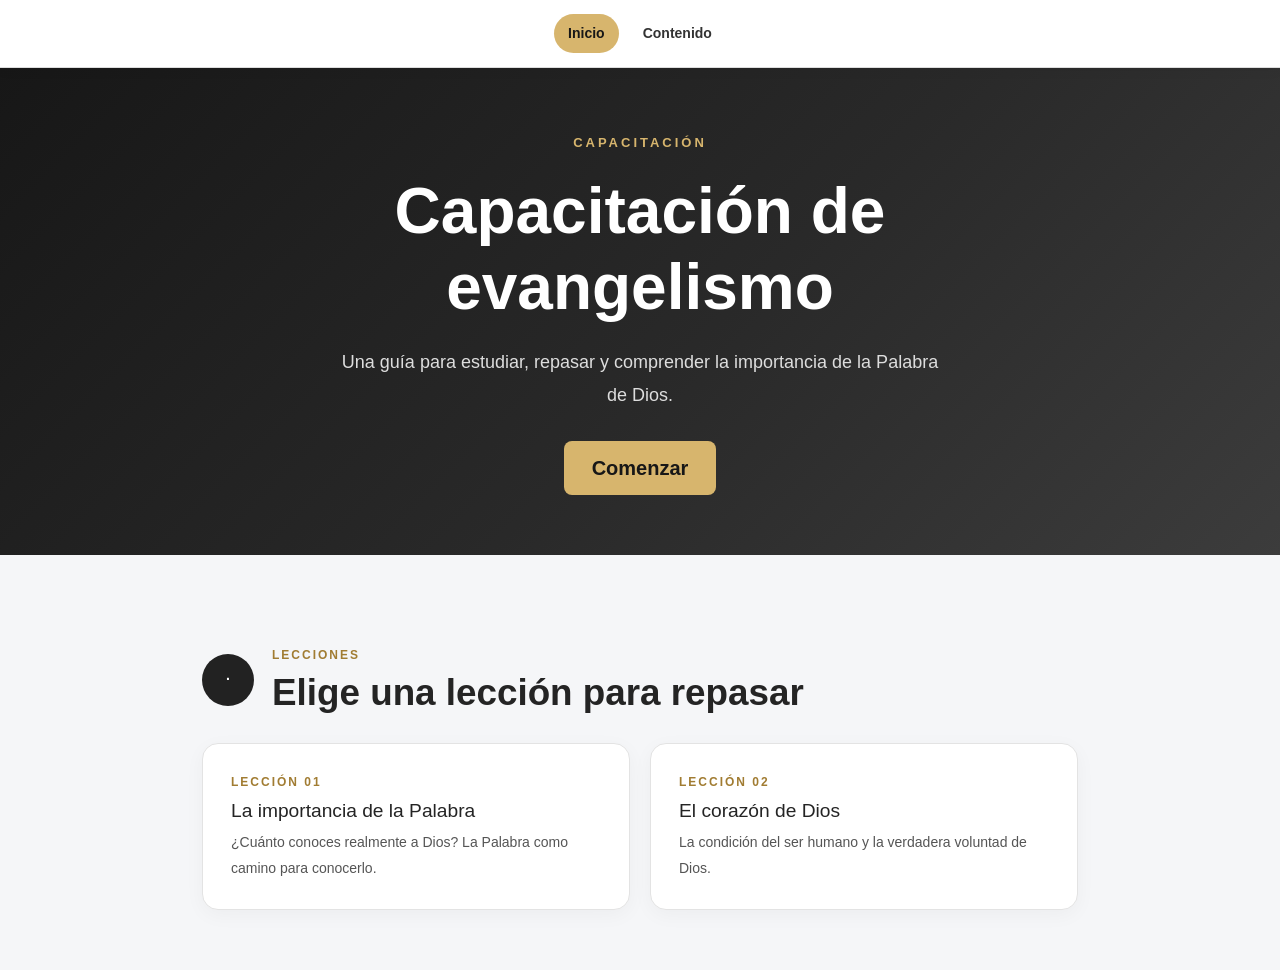
<file: index.html>
<!DOCTYPE html>
<html lang="es">

<head>
    <meta charset="UTF-8">
    <meta name="viewport" content="width=device-width, initial-scale=1.0">

    <title>Capacitación de Evangelismo</title>

    <!-- Bootstrap -->
    <link
        href="https://cdn.jsdelivr.net/npm/bootstrap@5.0.2/dist/css/bootstrap.min.css"
        rel="stylesheet"
    >

    <!-- CSS propio -->
    <link rel="stylesheet" href="./css/styles.css">
</head>

<body>

    <!-- =========================
        NAVEGACIÓN
    ========================== -->

    <nav class="navbar-estudio">
        <a href="#" class="nav-link activo" data-vista="inicio" onclick="mostrarVista('inicio'); return false;">Inicio</a>
        <a href="#" class="nav-link" data-vista="contenido" onclick="mostrarVista('contenido'); return false;">Contenido</a>
    </nav>


    <!-- =========================
        VISTA: INICIO
    ========================== -->

    <div id="vista-inicio" class="vista activa">

        <header class="hero">
            <div class="hero-content">
                <span class="eyebrow">CAPACITACIÓN</span>

                <h1>Capacitación de evangelismo</h1>

                <p>
                    Una guía para estudiar, repasar y comprender
                    la importancia de la Palabra de Dios.
                </p>

                <a class="btn btn-primary btn-lg" href="#" onclick="mostrarVista('contenido'); return false;">
                    Comenzar
                </a>
            </div>
        </header>


        <main class="container estudio-container">

            <section class="seccion">

                <div class="section-header">
                    <span class="section-number">·</span>

                    <div>
                        <span class="section-label">LECCIONES</span>
                        <h2>Elige una lección para repasar</h2>
                    </div>
                </div>

                <div class="lesson-picker">

                    <button class="lesson-pick-card" onclick="irALeccion(1)">
                        <span class="section-label">LECCIÓN 01</span>
                        <h3>La importancia de la Palabra</h3>
                        <p>¿Cuánto conoces realmente a Dios? La Palabra como camino para conocerlo.</p>
                    </button>

                    <button class="lesson-pick-card" onclick="irALeccion(2)">
                        <span class="section-label">LECCIÓN 02</span>
                        <h3>El corazón de Dios</h3>
                        <p>La condición del ser humano y la verdadera voluntad de Dios.</p>
                    </button>

                </div>

            </section>

        </main>

    </div>


    <!-- =========================
        VISTA: CONTENIDO
    ========================== -->

    <div id="vista-contenido" class="vista">

        <main class="container estudio-container">

            <section class="seccion">

                <div class="contenido-header">
                    <span class="section-label">CONTENIDO</span>
                    <h1>Contenido del curso</h1>
                    <p>
                        Selecciona una lección para ver su estudio completo
                        y su propio set de flashcards de repaso.
                    </p>
                </div>


                <div class="acordeon-lecciones">

                    <!-- =========================
                        LECCIÓN 1
                    ========================== -->

                    <div class="leccion-item" id="leccion-item-1">

                        <button class="leccion-toggle" onclick="toggleLeccion(1)">
                            <span class="leccion-numero">Lección 01</span>
                            <span class="leccion-titulo">La importancia de la Palabra</span>
                            <span class="leccion-flecha">▾</span>
                        </button>

                        <div class="leccion-body" id="leccion-body-1">

                            <h3 class="leccion-subtitulo">¿Cuánto conoces realmente a Dios?</h3>

                            <article class="study-card">

                                <p>
                                    Probablemente la mayoría diría:
                                </p>

                                <div class="quote-list">
                                    <p>"Creo en Dios",</p>
                                    <p>"He sentido a Dios",</p>
                                    <p>"He experimentado la gracia de Dios".</p>
                                </div>

                                <p>
                                    Yo también era así.
                                    A través de muchas experiencias espirituales,
                                    pensaba que conocía bien a Dios.
                                </p>

                                <p>
                                    Pero en un momento me di cuenta de algo.
                                    Había tenido experiencias,
                                    pero en realidad no conocía plenamente
                                    la voluntad ni el corazón de Dios.
                                </p>

                            </article>


                            <h3 class="leccion-subtitulo">Conocer a Dios</h3>

                            <article class="study-card">

                                <h3>¿Cómo podemos conocer a Dios?</h3>

                                <p>
                                    La Biblia dice
                                    que la Palabra es Dios.
                                </p>

                                <p>
                                    ¿Por qué?
                                    Porque la voluntad de Dios,
                                    su corazón
                                    y el propósito que desea cumplir
                                    están contenidos en la Palabra.
                                </p>

                                <p>
                                    Piénsalo.
                                    En el mundo también existen autobiografías.
                                    Aunque no puedas conocer personalmente a una persona,
                                    si lees su autobiografía,
                                    puedes conocer su vida,
                                    sus pensamientos,
                                    sus valores
                                    y sus propósitos.
                                </p>

                                <p>
                                    Entonces,
                                    ¿qué ocurre con Dios?
                                    Dios es Espíritu,
                                    por lo que no podemos verlo con nuestros ojos.
                                    Por eso Dios nos dio Su Palabra,
                                    para que pudiéramos conocerlo.
                                </p>

                            </article>


                            <article class="study-card">

                                <h3>La importancia de la Palabra</h3>

                                <p>
                                    En conclusión,
                                    si queremos conocer a Dios,
                                    debemos conocer Su Palabra.
                                </p>

                                <p>
                                    Al comprender la Palabra,
                                    podemos conocer la voluntad de Dios,
                                    podemos conocer el corazón de Dios
                                    y podemos conocer el camino que Dios desea para nosotros.
                                </p>

                                <p>
                                    Por eso,
                                    lo más importante en la vida de fe
                                    es aprender y comprender la Palabra.
                                </p>

                            </article>


                            <h3 class="leccion-subtitulo">¿Qué es la fe según Dios?</h3>

                            <article class="study-card">

                                <p>
                                    ¿Consideras que tienes fe?
                                    Entonces,
                                    ¿qué es la fe según Dios?
                                </p>

                                <div class="verse-highlight">
                                    <span>Romanos 10:17</span>

                                    <p>
                                        Así que la fe es por el oír,
                                        y el oír, por la palabra de Dios.
                                    </p>
                                </div>

                                <p>
                                    Es decir,
                                    lo que debemos creer
                                    no son nuestros pensamientos,
                                    emociones o experiencias,
                                    sino la Palabra de Dios.
                                </p>

                                <p>
                                    Entonces vale la pena reflexionar.
                                    Yo he dicho que creo en Dios,
                                    pero,
                                    ¿qué es lo que realmente he estado creyendo?
                                </p>

                                <p>
                                    Porque conocer y creer la Biblia
                                    es conocer y creer a Dios.
                                </p>

                                <p>
                                    Por eso,
                                    aprender y comprender la Palabra
                                    no es una opción para el creyente,
                                    sino un deber fundamental.
                                </p>

                            </article>


                            <h3 class="leccion-subtitulo">La falta de conocimiento</h3>

                            <article class="study-card">

                                <div class="verse-highlight">
                                    <span>Oseas 4:6</span>

                                    <p>
                                        Mi pueblo fue destruido,
                                        porque le faltó conocimiento.
                                        Por cuanto desechaste el conocimiento,
                                        yo te echaré del sacerdocio;
                                        y porque olvidaste la ley de tu Dios,
                                        también yo me olvidaré de tus hijos.
                                    </p>
                                </div>

                                <p>
                                    A través de este pasaje,
                                    comprendí que
                                    "incluso el pueblo de Dios puede perecer".
                                    ¿Usted ya lo sabía?
                                </p>

                                <p>
                                    En aquel tiempo,
                                    Israel era la única nación
                                    que conocía a Dios,
                                    y era el pueblo escogido
                                    especialmente por Él.
                                </p>

                                <p>
                                    Entonces,
                                    ¿por qué fue destruido?
                                    La Biblia dice
                                    que fue por falta de conocimiento.
                                    Es decir,
                                    porque no conocieron la Palabra de Dios
                                    y quebrantaron Su ley.
                                </p>

                            </article>


                            <article class="study-card">

                                <h3>Una comparación</h3>

                                <p>
                                    Piénselo.
                                    Si una persona viola una ley
                                    y comparece ante un tribunal,
                                    ¿servirá decir:
                                    "No lo sabía"?
                                </p>

                                <p>
                                    No servirá.
                                    La ley ya existía,
                                    y la responsabilidad de no conocerla
                                    recae sobre la persona.
                                </p>

                                <p>
                                    Con Dios ocurre lo mismo.
                                    Dios ya nos está dando
                                    la oportunidad de escuchar Su Palabra.
                                </p>

                                <p>
                                    Pero si no procuramos conocerla
                                    y vivimos sin entender Su voluntad,
                                    podríamos desobedecerla
                                    sin siquiera darnos cuenta.
                                </p>

                            </article>


                            <article class="study-card final-card">

                                <p>
                                    Al final,
                                    incluso siendo pueblo de Dios,
                                    si se llega al límite de Su paciencia,
                                    vendrá el juicio.
                                </p>

                                <p>
                                    Sin embargo,
                                    Dios es amor
                                    y es muy paciente.
                                    Por eso,
                                    antes de juzgarnos,
                                    nos da primero la oportunidad
                                    de escuchar Su Palabra.
                                </p>

                                <p>
                                    Yo deseo que usted también
                                    aproveche esa oportunidad.
                                </p>

                            </article>


                            <h3 class="leccion-subtitulo">Versículos de referencia</h3>

                            <div class="versiculos-grid">

                                <article class="verse-card">
                                    <span class="verse-reference">Jn 1:1</span>

                                    <p>
                                        En el principio era el Verbo,
                                        y el Verbo era con Dios,
                                        y el Verbo era Dios.
                                    </p>
                                </article>


                                <article class="verse-card">
                                    <span class="verse-reference">Rom 10:17</span>

                                    <p>
                                        Así que la fe es por el oír,
                                        y el oír, por la palabra de Dios.
                                    </p>
                                </article>


                                <article class="verse-card">
                                    <span class="verse-reference">Os 4:6</span>

                                    <p>
                                        Mi pueblo fue destruido,
                                        porque le faltó conocimiento.
                                        Por cuanto desechaste el conocimiento,
                                        yo te echaré del sacerdocio;
                                        y porque olvidaste la ley de tu Dios,
                                        también yo me olvidaré de tus hijos.
                                    </p>
                                </article>

                            </div>


                            <!-- FLASHCARDS · LECCIÓN 1 -->

                            <h3 class="leccion-subtitulo">Flashcards de repaso</h3>

                            <div class="flashcard-deck">

                                <span class="flashcard-deck-titulo">Lección 01 · La importancia de la Palabra</span>

                                <p class="flashcard-progress">
                                    Tarjeta <span id="fcActual-1">1</span> de <span id="fcTotal-1">4</span>
                                </p>

                                <div class="flashcard" onclick="voltearTarjeta(1)">
                                    <div class="flashcard-inner" id="flashcardInner-1">

                                        <div class="flashcard-front">
                                            <span class="flashcard-label">Pregunta</span>
                                            <p id="fcPregunta-1"></p>
                                            <span class="flashcard-hint">Toca la tarjeta para ver la respuesta</span>
                                        </div>

                                        <div class="flashcard-back">
                                            <span class="flashcard-label">Respuesta</span>
                                            <p id="fcRespuesta-1"></p>
                                            <span class="flashcard-hint">Toca la tarjeta para volver</span>
                                        </div>

                                    </div>
                                </div>

                                <div class="flashcard-controls">
                                    <button class="btn btn-outline-dark" onclick="tarjetaAnterior(1)">← Anterior</button>
                                    <button class="btn btn-primary" onclick="voltearTarjeta(1)">Voltear</button>
                                    <button class="btn btn-outline-dark" onclick="tarjetaSiguiente(1)">Siguiente →</button>
                                </div>

                            </div>

                        </div>

                    </div>


                    <!-- =========================
                        LECCIÓN 2
                    ========================== -->

                    <div class="leccion-item" id="leccion-item-2">

                        <button class="leccion-toggle" onclick="toggleLeccion(2)">
                            <span class="leccion-numero">Lección 02</span>
                            <span class="leccion-titulo">El corazón de Dios</span>
                            <span class="leccion-flecha">▾</span>
                        </button>

                        <div class="leccion-body" id="leccion-body-2">

                            <h3 class="leccion-subtitulo">La condición del ser humano</h3>

                            <article class="study-card">

                                <p>
                                    Se dice que el ser humano está sentado
                                    en tinieblas y en sombra de muerte,
                                    y que está atado por la aflicción
                                    y por cadenas.
                                </p>

                                <p>
                                    ¿Acaso esta no es la realidad
                                    de nuestra vida hoy?
                                </p>

                                <p>
                                    Por más que nos esforcemos,
                                    las preocupaciones y el sufrimiento no desaparecen,
                                    y al final nadie puede evitar la muerte.
                                </p>

                                <p>
                                    Sin embargo,
                                    Dios también nos revela la razón
                                    por la que las personas
                                    llegaron a vivir de esta manera.
                                </p>

                                <p>
                                    ¿Qué está escrito en el versículo 11?
                                    Porque se rebelaron contra la Palabra de Dios.
                                </p>

                                <div class="verse-highlight">
                                    <span>Salmo 107:10-11</span>

                                    <p>
                                        Algunos moraban en tinieblas y sombra de muerte,
                                        aprisionados en aflicción y en hierros,
                                        por cuanto fueron rebeldes a las palabras de Jehová,
                                        y aborrecieron el consejo del Altísimo.
                                    </p>
                                </div>

                            </article>


                            <h3 class="leccion-subtitulo">Examinarnos a nosotros mismos</h3>

                            <article class="study-card">

                                <p>
                                    Entonces debemos examinarnos a nosotros mismos.
                                    ¿Realmente conocemos la Palabra de Dios
                                    y vivimos conforme a ella?
                                </p>

                                <p>
                                    La verdad es que,
                                    si no conocemos plenamente la Palabra,
                                    tampoco podemos obedecerla.
                                </p>

                                <p>
                                    Por eso es tan importante
                                    aprender y comprender perfectamente
                                    la Palabra de Dios.
                                </p>

                                <p>
                                    Solo cuando conocemos Su Palabra
                                    podemos entender el camino
                                    que Él desea para nosotros
                                    y vivir conforme a Su voluntad.
                                </p>

                            </article>


                            <h3 class="leccion-subtitulo">Dios no desea nuestro sufrimiento</h3>

                            <article class="study-card">

                                <p>
                                    Entonces,
                                    ¿acaso era la voluntad de Dios
                                    que el ser humano viviera
                                    en medio del sufrimiento y de la muerte?
                                </p>

                                <p>
                                    Por supuesto que no.
                                    Leamos ahora Lamentaciones 3:33.
                                </p>

                                <p>
                                    Se nos dice que el Señor no desea de corazón
                                    que el ser humano viva con sufrimiento y aflicción.
                                </p>

                                <div class="verse-highlight">
                                    <span>Lamentaciones 3:33</span>

                                    <p>
                                        Porque no aflige ni entristece voluntariamente
                                        a los hijos de los hombres.
                                    </p>
                                </div>

                            </article>


                            <article class="study-card">

                                <p>
                                    Durante mucho tiempo pensé
                                    que el sufrimiento y las preocupaciones
                                    también eran la voluntad de Dios
                                    y traté de encontrar su propósito.
                                </p>

                                <p>
                                    Pero la Biblia dice claramente
                                    que ese no es el verdadero deseo de Dios.
                                </p>

                                <p>
                                    Entonces podemos hacernos esta pregunta:
                                    ¿No será que la voluntad de Dios
                                    es librar al ser humano
                                    del sufrimiento y la aflicción?
                                </p>

                            </article>


                            <h3 class="leccion-subtitulo">¿Cómo nos libra Dios?</h3>

                            <article class="study-card">

                                <p>
                                    Leamos ahora el Salmo 107:19-20.
                                </p>

                                <div class="verse-highlight">
                                    <span>Salmo 107:19-20</span>

                                    <p>
                                        Pero clamaron a Jehová en su angustia,
                                        y los libró de sus aflicciones.
                                        Envió su palabra, y los sanó,
                                        y los libró de su ruina.
                                    </p>
                                </div>

                                <p>
                                    Las personas dicen que
                                    cuando claman a Dios en medio de la angustia,
                                    Él las libra de su sufrimiento.
                                </p>

                                <p>
                                    Pero, ¿cómo las libra?
                                </p>

                                <div class="quote-list">
                                    <p>¿Les da una casa de repente si no tienen vivienda?</p>
                                    <p>¿Les envía comida de manera milagrosa si no tienen qué comer?</p>
                                    <p>¿O hace caer dinero del cielo si no tienen recursos?</p>
                                </div>

                                <p>
                                    La Biblia no dice eso.
                                    Dios dice que envía Su Palabra para salvarlos.
                                </p>

                            </article>


                            <article class="study-card">

                                <p>
                                    En el mundo se dice que
                                    con dinero se puede resolver todo.
                                    Es cierto que el dinero parece ser
                                    la solución para muchas cosas,
                                    pero tener dinero no significa
                                    necesariamente ser feliz.
                                </p>

                                <p>
                                    Al final,
                                    el problema fundamental de la vida
                                    no se resuelve con dinero,
                                    sino con la Palabra de Dios.
                                </p>

                            </article>


                            <h3 class="leccion-subtitulo">Desde Génesis hasta Apocalipsis</h3>

                            <article class="study-card final-card">

                                <p>
                                    Por lo tanto,
                                    la única manera de resolver los problemas de nuestra vida
                                    es conocer correctamente la Biblia,
                                    que es la Palabra de Dios.
                                </p>

                                <p>
                                    Si un teléfono Samsung tiene un problema,
                                    vamos al centro de servicio de Samsung;
                                    de la misma manera,
                                    si nuestra vida no está conforme a la voluntad de Dios
                                    y tiene problemas,
                                    debemos ir a Dios, quien nos creó.
                                </p>

                                <p>
                                    Si Dios es el Creador,
                                    entonces la respuesta a la vida
                                    también está, naturalmente, en Su Palabra.
                                </p>

                                <p>
                                    Por lo tanto,
                                    es necesario que comprendamos correctamente la Biblia
                                    desde Génesis hasta Apocalipsis.
                                </p>

                            </article>


                            <h3 class="leccion-subtitulo">Versículos de referencia</h3>

                            <div class="versiculos-grid">

                                <article class="verse-card">
                                    <span class="verse-reference">Sal 107:10-11</span>

                                    <p>
                                        Algunos moraban en tinieblas y sombra de muerte,
                                        aprisionados en aflicción y en hierros,
                                        por cuanto fueron rebeldes a las palabras de Jehová,
                                        y aborrecieron el consejo del Altísimo.
                                    </p>
                                </article>


                                <article class="verse-card">
                                    <span class="verse-reference">Lam 3:33</span>

                                    <p>
                                        Porque no aflige ni entristece voluntariamente
                                        a los hijos de los hombres.
                                    </p>
                                </article>


                                <article class="verse-card">
                                    <span class="verse-reference">Sal 107:19-20</span>

                                    <p>
                                        Pero clamaron a Jehová en su angustia,
                                        y los libró de sus aflicciones.
                                        Envió su palabra, y los sanó,
                                        y los libró de su ruina.
                                    </p>
                                </article>

                            </div>


                            <!-- FLASHCARDS · LECCIÓN 2 -->

                            <h3 class="leccion-subtitulo">Flashcards de repaso</h3>

                            <div class="flashcard-deck">

                                <span class="flashcard-deck-titulo">Lección 02 · El corazón de Dios</span>

                                <p class="flashcard-progress">
                                    Tarjeta <span id="fcActual-2">1</span> de <span id="fcTotal-2">7</span>
                                </p>

                                <div class="flashcard" onclick="voltearTarjeta(2)">
                                    <div class="flashcard-inner" id="flashcardInner-2">

                                        <div class="flashcard-front">
                                            <span class="flashcard-label">Pregunta</span>
                                            <p id="fcPregunta-2"></p>
                                            <span class="flashcard-hint">Toca la tarjeta para ver la respuesta</span>
                                        </div>

                                        <div class="flashcard-back">
                                            <span class="flashcard-label">Respuesta</span>
                                            <p id="fcRespuesta-2"></p>
                                            <span class="flashcard-hint">Toca la tarjeta para volver</span>
                                        </div>

                                    </div>
                                </div>

                                <div class="flashcard-controls">
                                    <button class="btn btn-outline-dark" onclick="tarjetaAnterior(2)">← Anterior</button>
                                    <button class="btn btn-primary" onclick="voltearTarjeta(2)">Voltear</button>
                                    <button class="btn btn-outline-dark" onclick="tarjetaSiguiente(2)">Siguiente →</button>
                                </div>

                            </div>

                        </div>

                    </div>

                </div>

            </section>

        </main>

    </div>


    <!-- =========================
        BOTÓN VOLVER ARRIBA
    ========================== -->

    <button
        id="btnArriba"
        class="btn-arriba"
        onclick="volverArriba()"
        aria-label="Volver arriba"
    >
        ↑
    </button>


    <!-- JS -->
    <script>

        // =========================
        //  VISTAS
        // =========================

        function mostrarVista(nombre) {
            document.querySelectorAll(".vista").forEach((v) => v.classList.remove("activa"));
            document.getElementById("vista-" + nombre).classList.add("activa");

            document.querySelectorAll(".nav-link").forEach((a) => a.classList.remove("activo"));
            document.querySelector('.nav-link[data-vista="' + nombre + '"]').classList.add("activo");

            window.scrollTo({ top: 0, behavior: "smooth" });
        }


        // =========================
        //  ACORDEÓN DE LECCIONES
        // =========================

        function toggleLeccion(n) {
            const item = document.getElementById("leccion-item-" + n);
            const estabaAbierta = item.classList.contains("abierta");

            document.querySelectorAll(".leccion-item").forEach((it) => it.classList.remove("abierta"));

            if (!estabaAbierta) {
                item.classList.add("abierta");
            }
        }

        function irALeccion(n) {
            mostrarVista("contenido");

            document.querySelectorAll(".leccion-item").forEach((it) => it.classList.remove("abierta"));
            document.getElementById("leccion-item-" + n).classList.add("abierta");

            setTimeout(() => {
                document.getElementById("leccion-item-" + n).scrollIntoView({ behavior: "smooth", block: "start" });
            }, 100);
        }


        // =========================
        //  FLASHCARDS (por lección)
        // =========================

        const mazos = {
            1: {
                indice: 0,
                datos: [
                    {
                        pregunta: "¿Cómo podemos conocer a Dios?",
                        respuesta: "Si queremos conocer a Dios, debemos conocer Su Palabra. Al comprender la Palabra, podemos conocer la voluntad de Dios, podemos conocer el corazón de Dios y podemos conocer el camino que Dios desea para nosotros."
                    },
                    {
                        pregunta: "¿Qué es la fe según Dios?",
                        respuesta: "La fe viene por el oír, y el oír, por la palabra de Dios. Lo que debemos creer no son nuestros pensamientos, emociones o experiencias, sino la Palabra de Dios."
                    },
                    {
                        pregunta: "¿Por qué fue destruido Israel?",
                        respuesta: "La Biblia dice que fue por falta de conocimiento. Es decir, porque no conocieron la Palabra de Dios y quebrantaron Su ley."
                    },
                    {
                        pregunta: "¿Qué ocurre si no procuramos conocer la Palabra?",
                        respuesta: "Podríamos desobedecerla sin siquiera darnos cuenta."
                    }
                ]
            },
            2: {
                indice: 0,
                datos: [
                    {
                        pregunta: "¿Qué está escrito en el versículo 11 del Salmo 107?",
                        respuesta: "Porque se rebelaron contra la Palabra de Dios."
                    },
                    {
                        pregunta: "¿Era la voluntad de Dios que el ser humano viviera en sufrimiento y muerte?",
                        respuesta: "Por supuesto que no. El Señor no desea de corazón que el ser humano viva con sufrimiento y aflicción (Lamentaciones 3:33)."
                    },
                    {
                        pregunta: "Según el Salmo 107:19-20, ¿qué envía Dios para librarnos de la angustia?",
                        respuesta: "Envía Su Palabra, y los sanó, y los libró de su ruina."
                    },
                    {
                        pregunta: "¿Con qué se resuelve el problema fundamental de la vida?",
                        respuesta: "No con dinero, sino con la Palabra de Dios."
                    },
                    {
                        pregunta: "¿Cuál es la única manera de resolver los problemas de nuestra vida?",
                        respuesta: "Conocer correctamente la Biblia, que es la Palabra de Dios."
                    },
                    {
                        pregunta: "Si un teléfono Samsung tiene un problema vamos al centro de servicio Samsung. ¿A quién debemos ir si nuestra vida tiene problemas?",
                        respuesta: "Debemos ir a Dios, quien nos creó."
                    },
                    {
                        pregunta: "¿Qué debemos comprender correctamente, y desde dónde hasta dónde?",
                        respuesta: "La Biblia, desde Génesis hasta Apocalipsis."
                    }
                ]
            }
        };

        function renderTarjeta(n) {
            const mazo = mazos[n];
            const tarjeta = mazo.datos[mazo.indice];

            document.getElementById("fcPregunta-" + n).textContent = tarjeta.pregunta;
            document.getElementById("fcRespuesta-" + n).textContent = tarjeta.respuesta;
            document.getElementById("fcActual-" + n).textContent = mazo.indice + 1;

            document.getElementById("flashcardInner-" + n).classList.remove("volteada");
        }

        function voltearTarjeta(n) {
            document.getElementById("flashcardInner-" + n).classList.toggle("volteada");
        }

        function tarjetaSiguiente(n) {
            const mazo = mazos[n];
            mazo.indice = (mazo.indice + 1) % mazo.datos.length;
            renderTarjeta(n);
        }

        function tarjetaAnterior(n) {
            const mazo = mazos[n];
            mazo.indice = (mazo.indice - 1 + mazo.datos.length) % mazo.datos.length;
            renderTarjeta(n);
        }

        Object.keys(mazos).forEach((n) => {
            document.getElementById("fcTotal-" + n).textContent = mazos[n].datos.length;
            renderTarjeta(n);
        });


        // =========================
        //  BOTÓN VOLVER ARRIBA
        // =========================

        const btnArriba = document.getElementById("btnArriba");

        window.addEventListener("scroll", () => {
            if (window.scrollY > 400) {
                btnArriba.classList.add("visible");
            } else {
                btnArriba.classList.remove("visible");
            }
        });

        function volverArriba() {
            window.scrollTo({ top: 0, behavior: "smooth" });
        }

    </script>

</body>

</html>
</file>
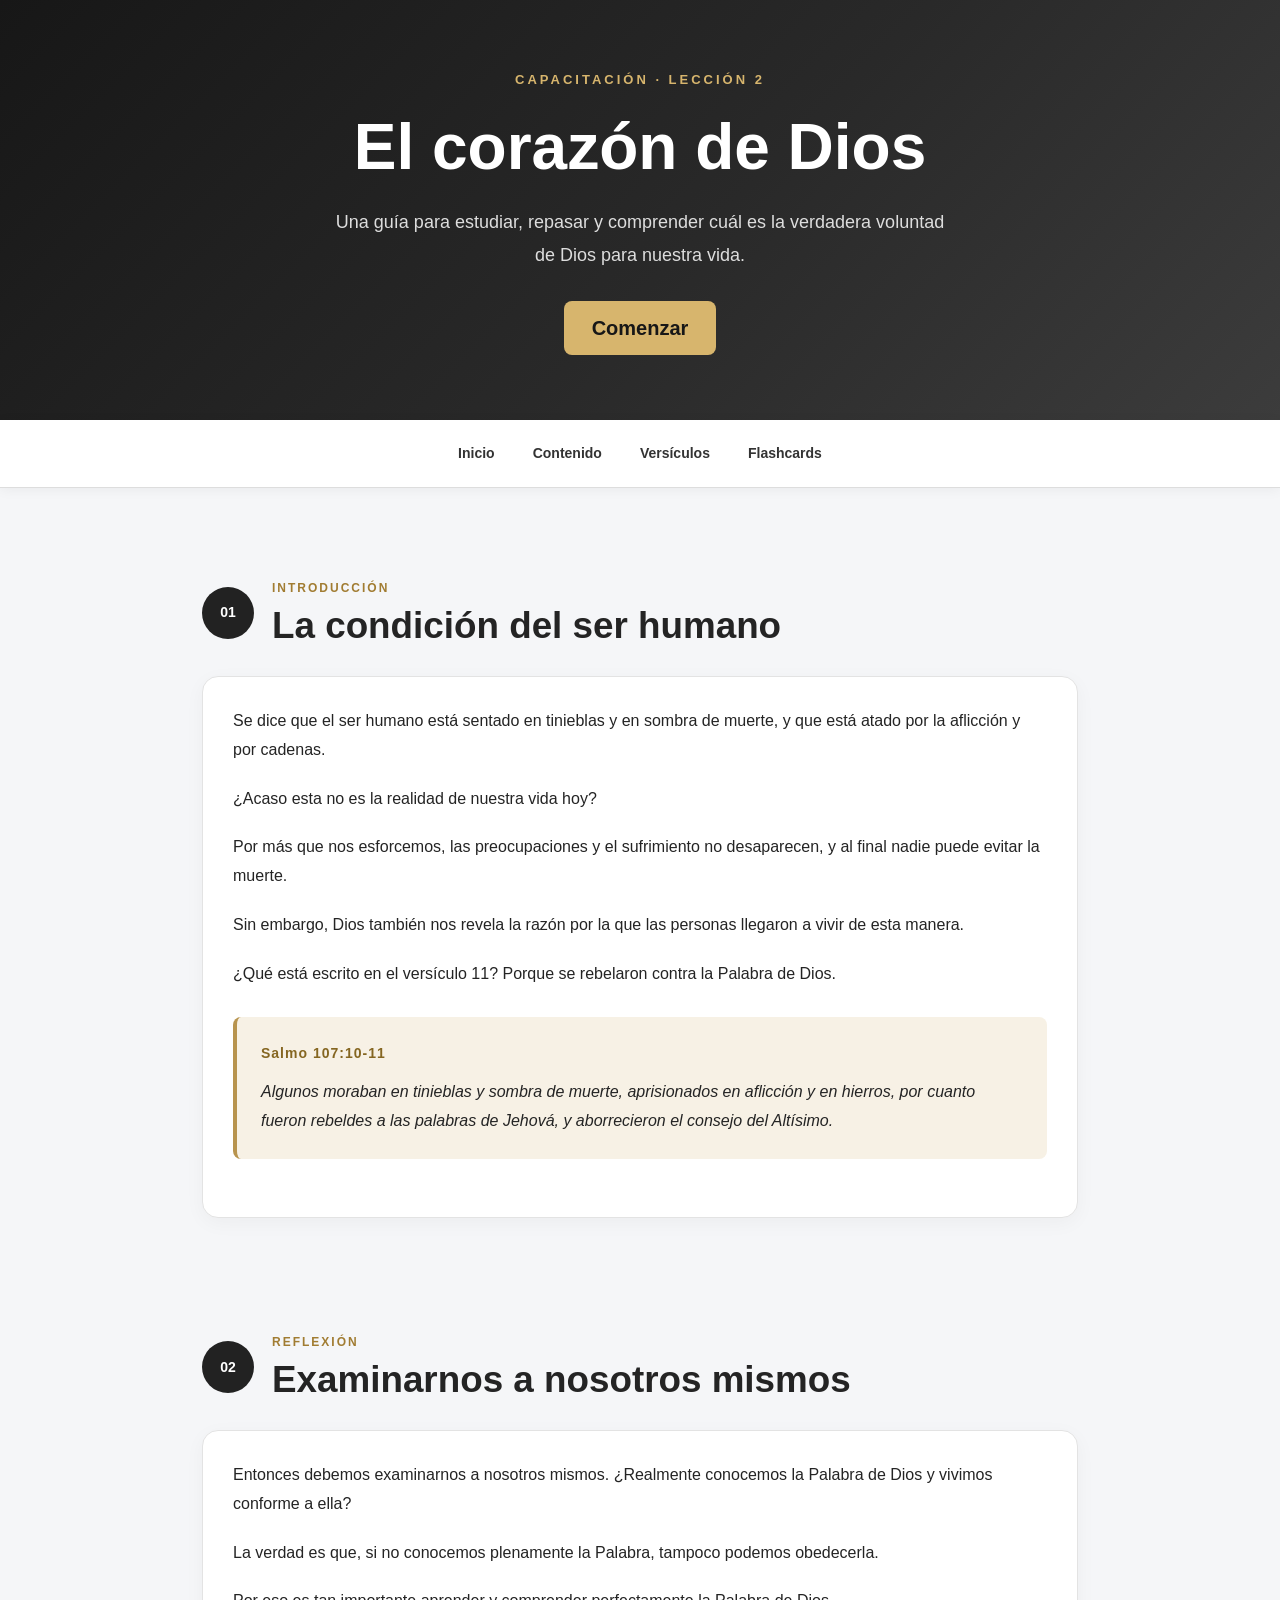
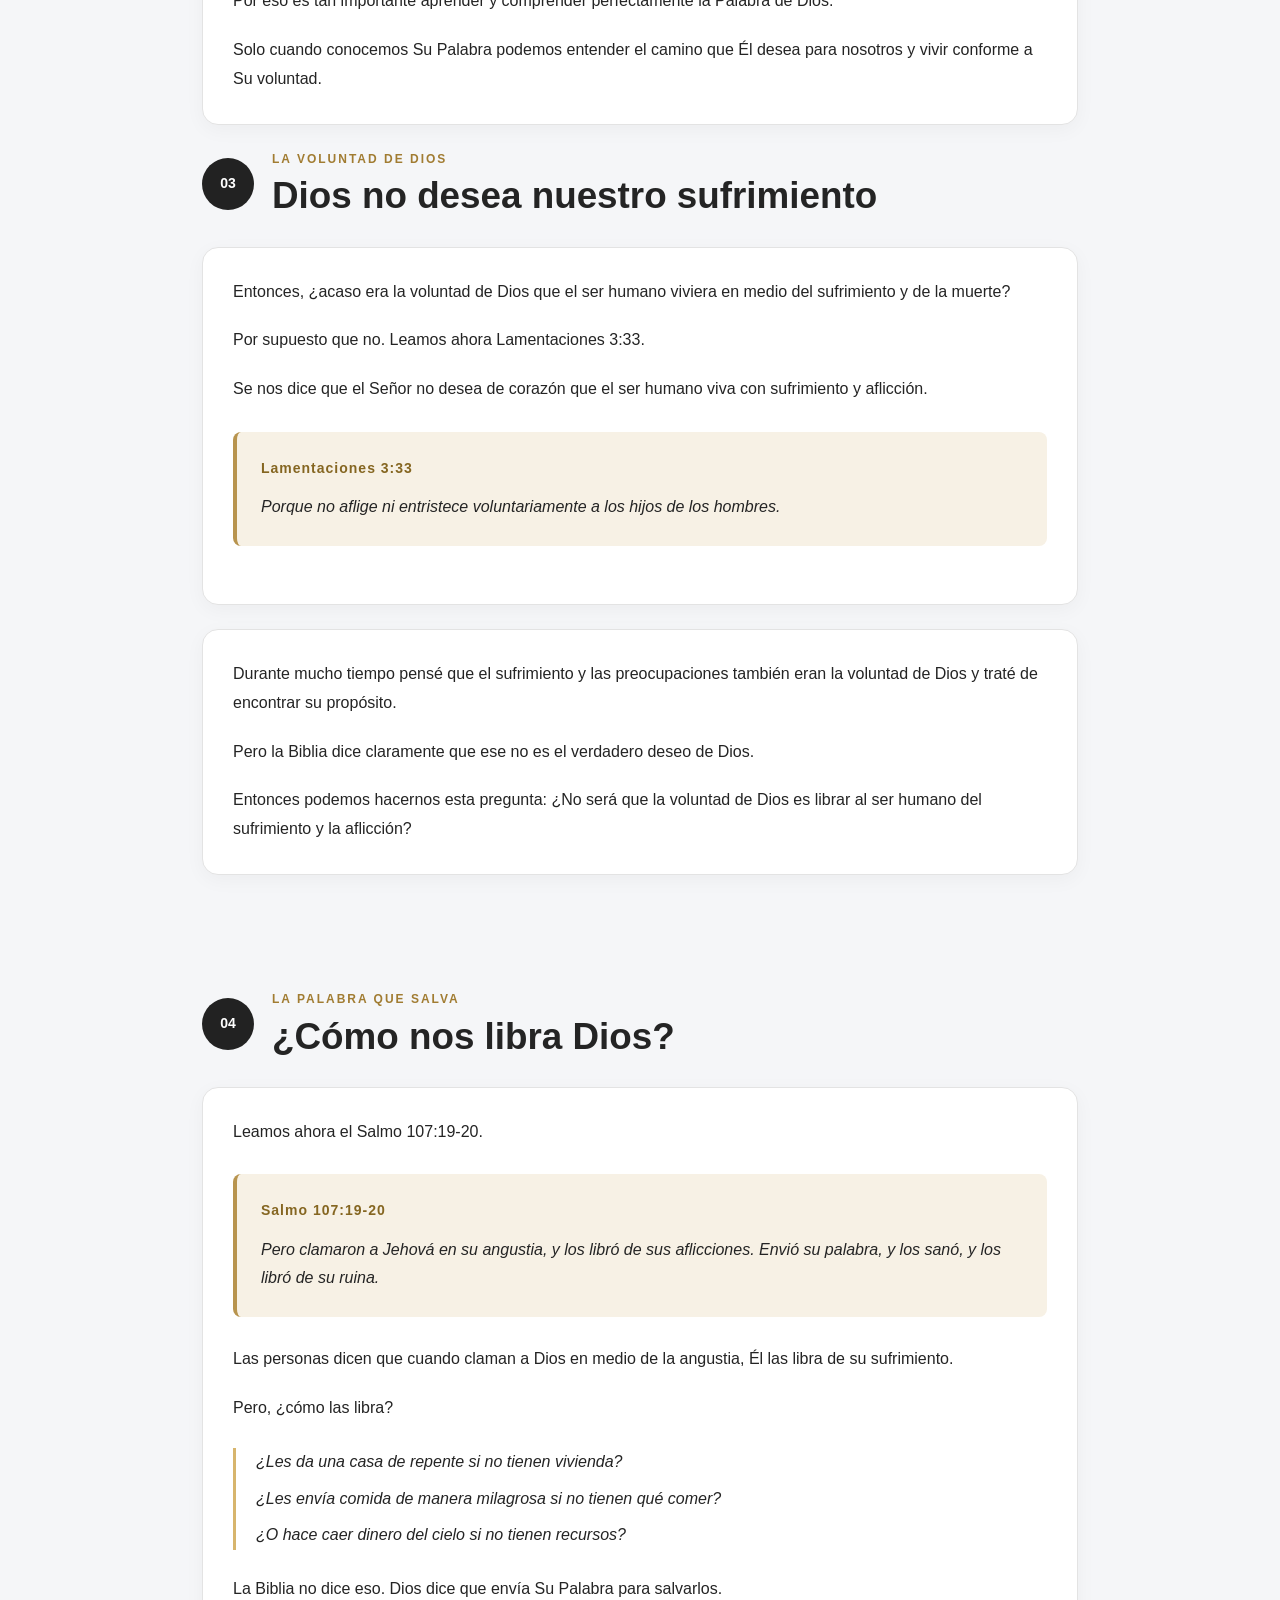
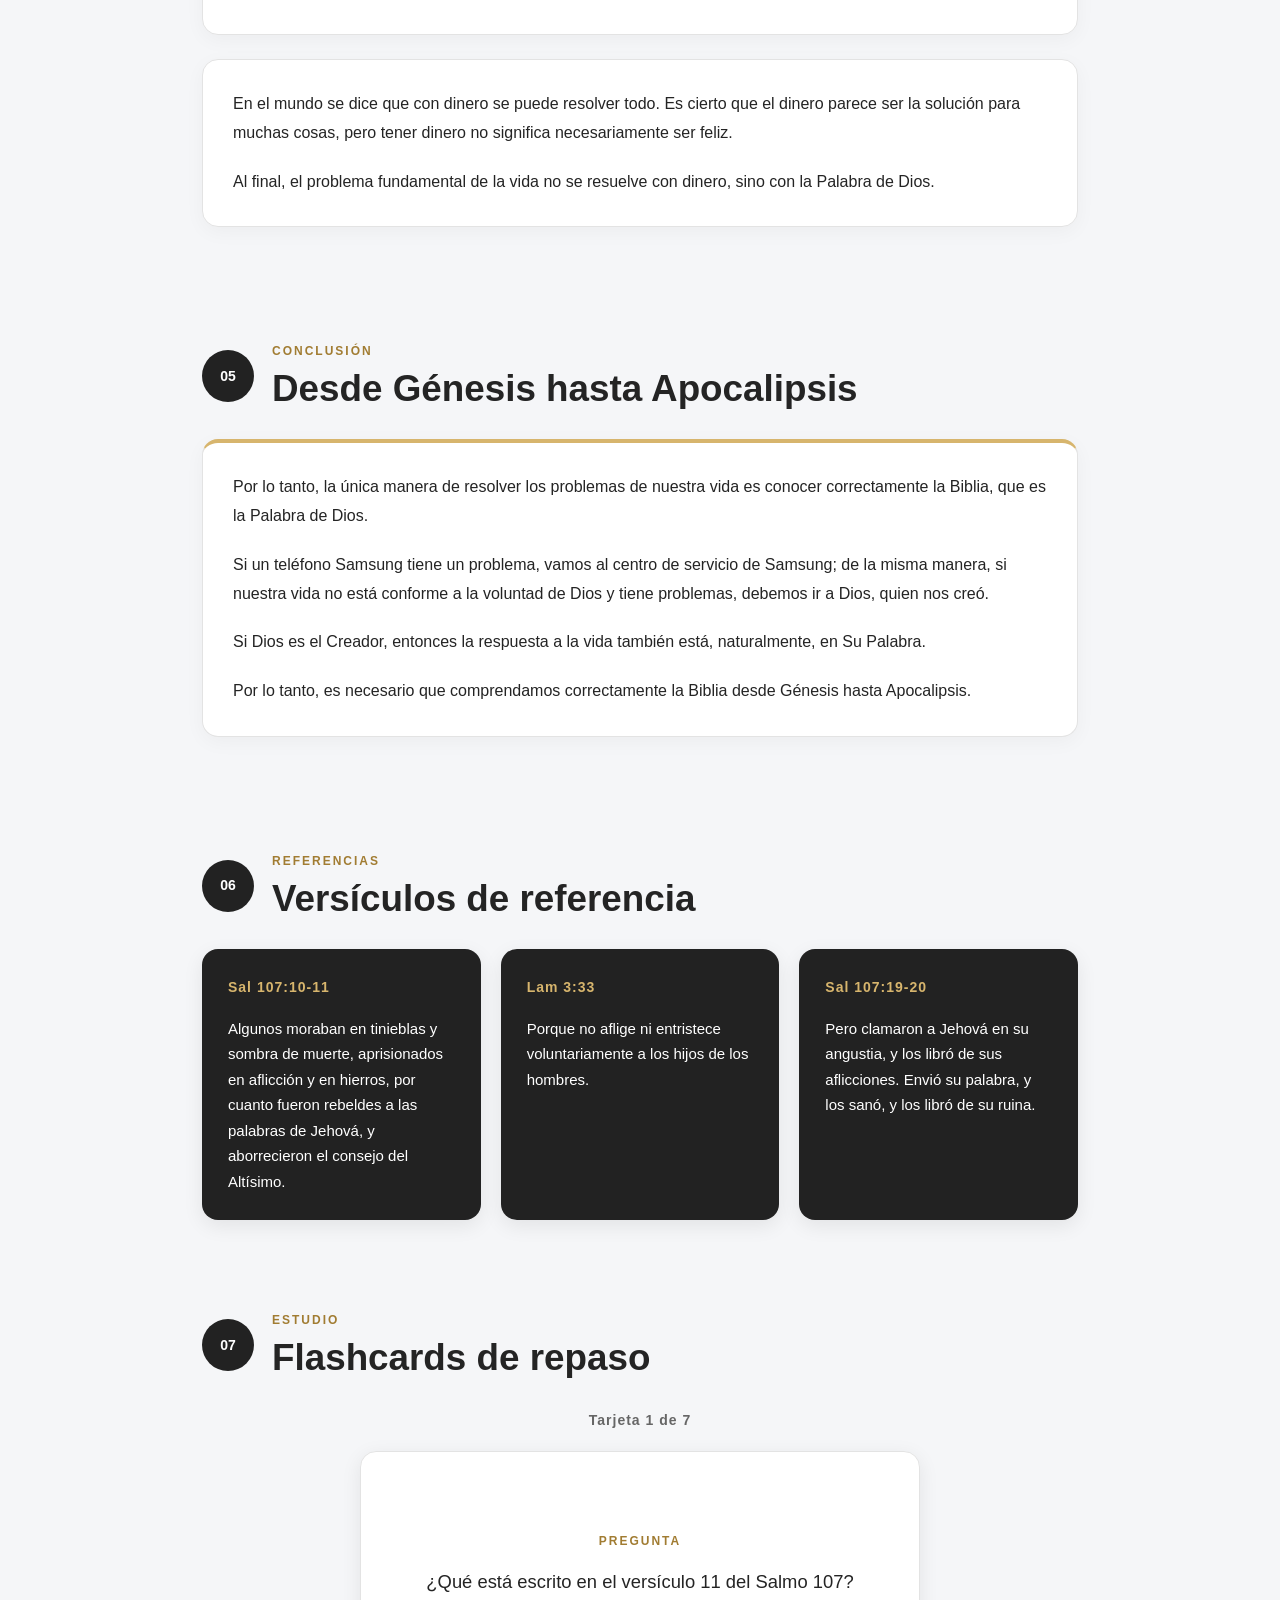
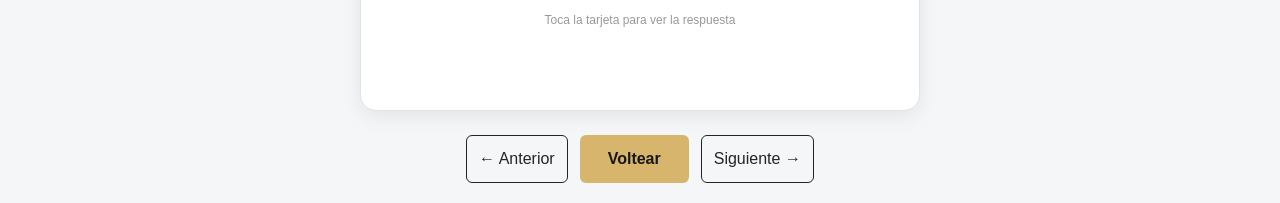
<file: Corazon-Dios.html>
<!DOCTYPE html>
<html lang="es">

<head>
    <meta charset="UTF-8">
    <meta name="viewport" content="width=device-width, initial-scale=1.0">

    <title>El Corazón de Dios</title>

    <!-- Bootstrap -->
    <link
        href="https://cdn.jsdelivr.net/npm/bootstrap@5.0.2/dist/css/bootstrap.min.css"
        rel="stylesheet"
    >

    <!-- CSS propio -->
    <link rel="stylesheet" href="./css/styles.css">
</head>

<body>

    <!-- =========================
        ENCABEZADO
    ========================== -->

    <header class="hero">
        <div class="hero-content">
            <span class="eyebrow">CAPACITACIÓN · LECCIÓN 2</span>

            <h1>El corazón de Dios</h1>

            <p>
                Una guía para estudiar, repasar y comprender
                cuál es la verdadera voluntad de Dios para nuestra vida.
            </p>

            <a class="btn btn-primary btn-lg" href="#inicio">
                Comenzar
            </a>
        </div>
    </header>


    <!-- =========================
        NAVEGACIÓN
    ========================== -->

    <nav class="navbar-estudio">
        <a href="#inicio">Inicio</a>
        <a href="#contenido">Contenido</a>
        <a href="#versiculos">Versículos</a>
        <a href="#flashcards">Flashcards</a>
    </nav>


    <main class="container estudio-container">

        <!-- =========================
            INTRODUCCIÓN
        ========================== -->

        <section id="inicio" class="seccion">

            <div class="section-header">
                <span class="section-number">01</span>

                <div>
                    <span class="section-label">INTRODUCCIÓN</span>
                    <h2>La condición del ser humano</h2>
                </div>
            </div>


            <article class="study-card">

                <p>
                    Se dice que el ser humano está sentado
                    en tinieblas y en sombra de muerte,
                    y que está atado por la aflicción
                    y por cadenas.
                </p>

                <p>
                    ¿Acaso esta no es la realidad
                    de nuestra vida hoy?
                </p>

                <p>
                    Por más que nos esforcemos,
                    las preocupaciones y el sufrimiento no desaparecen,
                    y al final nadie puede evitar la muerte.
                </p>

                <p>
                    Sin embargo,
                    Dios también nos revela la razón
                    por la que las personas
                    llegaron a vivir de esta manera.
                </p>

                <p>
                    ¿Qué está escrito en el versículo 11?
                    Porque se rebelaron contra la Palabra de Dios.
                </p>

                <div class="verse-highlight">
                    <span>Salmo 107:10-11</span>

                    <p>
                        Algunos moraban en tinieblas y sombra de muerte,
                        aprisionados en aflicción y en hierros,
                        por cuanto fueron rebeldes a las palabras de Jehová,
                        y aborrecieron el consejo del Altísimo.
                    </p>
                </div>

            </article>

        </section>


        <!-- =========================
            CONTENIDO
        ========================== -->

        <section id="contenido" class="seccion">

            <div class="section-header">
                <span class="section-number">02</span>

                <div>
                    <span class="section-label">REFLEXIÓN</span>
                    <h2>Examinarnos a nosotros mismos</h2>
                </div>
            </div>


            <article class="study-card">

                <p>
                    Entonces debemos examinarnos a nosotros mismos.
                    ¿Realmente conocemos la Palabra de Dios
                    y vivimos conforme a ella?
                </p>

                <p>
                    La verdad es que,
                    si no conocemos plenamente la Palabra,
                    tampoco podemos obedecerla.
                </p>

                <p>
                    Por eso es tan importante
                    aprender y comprender perfectamente
                    la Palabra de Dios.
                </p>

                <p>
                    Solo cuando conocemos Su Palabra
                    podemos entender el camino
                    que Él desea para nosotros
                    y vivir conforme a Su voluntad.
                </p>

            </article>


            <!-- =========================
                LA VOLUNTAD DE DIOS
            ========================== -->

            <div class="section-header">
                <span class="section-number">03</span>

                <div>
                    <span class="section-label">LA VOLUNTAD DE DIOS</span>
                    <h2>Dios no desea nuestro sufrimiento</h2>
                </div>
            </div>


            <article class="study-card">

                <p>
                    Entonces,
                    ¿acaso era la voluntad de Dios
                    que el ser humano viviera
                    en medio del sufrimiento y de la muerte?
                </p>

                <p>
                    Por supuesto que no.
                    Leamos ahora Lamentaciones 3:33.
                </p>

                <p>
                    Se nos dice que el Señor no desea de corazón
                    que el ser humano viva con sufrimiento y aflicción.
                </p>

                <div class="verse-highlight">
                    <span>Lamentaciones 3:33</span>

                    <p>
                        Porque no aflige ni entristece voluntariamente
                        a los hijos de los hombres.
                    </p>
                </div>

            </article>


            <article class="study-card">

                <p>
                    Durante mucho tiempo pensé
                    que el sufrimiento y las preocupaciones
                    también eran la voluntad de Dios
                    y traté de encontrar su propósito.
                </p>

                <p>
                    Pero la Biblia dice claramente
                    que ese no es el verdadero deseo de Dios.
                </p>

                <p>
                    Entonces podemos hacernos esta pregunta:
                    ¿No será que la voluntad de Dios
                    es librar al ser humano
                    del sufrimiento y la aflicción?
                </p>

            </article>

        </section>


        <!-- =========================
            LA PALABRA QUE SALVA
        ========================== -->

        <section class="seccion">

            <div class="section-header">
                <span class="section-number">04</span>

                <div>
                    <span class="section-label">LA PALABRA QUE SALVA</span>
                    <h2>¿Cómo nos libra Dios?</h2>
                </div>
            </div>


            <article class="study-card">

                <p>
                    Leamos ahora el Salmo 107:19-20.
                </p>

                <div class="verse-highlight">
                    <span>Salmo 107:19-20</span>

                    <p>
                        Pero clamaron a Jehová en su angustia,
                        y los libró de sus aflicciones.
                        Envió su palabra, y los sanó,
                        y los libró de su ruina.
                    </p>
                </div>

                <p>
                    Las personas dicen que
                    cuando claman a Dios en medio de la angustia,
                    Él las libra de su sufrimiento.
                </p>

                <p>
                    Pero, ¿cómo las libra?
                </p>

                <div class="quote-list">
                    <p>¿Les da una casa de repente si no tienen vivienda?</p>
                    <p>¿Les envía comida de manera milagrosa si no tienen qué comer?</p>
                    <p>¿O hace caer dinero del cielo si no tienen recursos?</p>
                </div>

                <p>
                    La Biblia no dice eso.
                    Dios dice que envía Su Palabra para salvarlos.
                </p>

            </article>


            <article class="study-card">

                <p>
                    En el mundo se dice que
                    con dinero se puede resolver todo.
                    Es cierto que el dinero parece ser
                    la solución para muchas cosas,
                    pero tener dinero no significa
                    necesariamente ser feliz.
                </p>

                <p>
                    Al final,
                    el problema fundamental de la vida
                    no se resuelve con dinero,
                    sino con la Palabra de Dios.
                </p>

            </article>

        </section>


        <!-- =========================
            CONCLUSIÓN
        ========================== -->

        <section class="seccion">

            <div class="section-header">
                <span class="section-number">05</span>

                <div>
                    <span class="section-label">CONCLUSIÓN</span>
                    <h2>Desde Génesis hasta Apocalipsis</h2>
                </div>
            </div>


            <article class="study-card final-card">

                <p>
                    Por lo tanto,
                    la única manera de resolver los problemas de nuestra vida
                    es conocer correctamente la Biblia,
                    que es la Palabra de Dios.
                </p>

                <p>
                    Si un teléfono Samsung tiene un problema,
                    vamos al centro de servicio de Samsung;
                    de la misma manera,
                    si nuestra vida no está conforme a la voluntad de Dios
                    y tiene problemas,
                    debemos ir a Dios, quien nos creó.
                </p>

                <p>
                    Si Dios es el Creador,
                    entonces la respuesta a la vida
                    también está, naturalmente, en Su Palabra.
                </p>

                <p>
                    Por lo tanto,
                    es necesario que comprendamos correctamente la Biblia
                    desde Génesis hasta Apocalipsis.
                </p>

            </article>

        </section>


        <!-- =========================
            VERSÍCULOS
        ========================== -->

        <section id="versiculos" class="seccion">

            <div class="section-header">
                <span class="section-number">06</span>

                <div>
                    <span class="section-label">REFERENCIAS</span>
                    <h2>Versículos de referencia</h2>
                </div>
            </div>


            <div class="versiculos-grid">

                <article class="verse-card">
                    <span class="verse-reference">Sal 107:10-11</span>

                    <p>
                        Algunos moraban en tinieblas y sombra de muerte,
                        aprisionados en aflicción y en hierros,
                        por cuanto fueron rebeldes a las palabras de Jehová,
                        y aborrecieron el consejo del Altísimo.
                    </p>
                </article>


                <article class="verse-card">
                    <span class="verse-reference">Lam 3:33</span>

                    <p>
                        Porque no aflige ni entristece voluntariamente
                        a los hijos de los hombres.
                    </p>
                </article>


                <article class="verse-card">
                    <span class="verse-reference">Sal 107:19-20</span>

                    <p>
                        Pero clamaron a Jehová en su angustia,
                        y los libró de sus aflicciones.
                        Envió su palabra, y los sanó,
                        y los libró de su ruina.
                    </p>
                </article>

            </div>

        </section>


        <!-- =========================
            FLASHCARDS
        ========================== -->

        <section id="flashcards" class="seccion">

            <div class="section-header">
                <span class="section-number">07</span>

                <div>
                    <span class="section-label">ESTUDIO</span>
                    <h2>Flashcards de repaso</h2>
                </div>
            </div>


            <div class="flashcard-deck">

                <p class="flashcard-progress">
                    Tarjeta <span id="fcActual">1</span> de <span id="fcTotal">7</span>
                </p>

                <div class="flashcard" id="flashcard" onclick="voltearTarjeta()">
                    <div class="flashcard-inner" id="flashcardInner">

                        <div class="flashcard-front">
                            <span class="flashcard-label">Pregunta</span>
                            <p id="fcPregunta"></p>
                            <span class="flashcard-hint">Toca la tarjeta para ver la respuesta</span>
                        </div>

                        <div class="flashcard-back">
                            <span class="flashcard-label">Respuesta</span>
                            <p id="fcRespuesta"></p>
                            <span class="flashcard-hint">Toca la tarjeta para volver</span>
                        </div>

                    </div>
                </div>

                <div class="flashcard-controls">
                    <button class="btn btn-outline-dark" onclick="tarjetaAnterior()">
                        ← Anterior
                    </button>

                    <button class="btn btn-primary" onclick="voltearTarjeta()">
                        Voltear
                    </button>

                    <button class="btn btn-outline-dark" onclick="tarjetaSiguiente()">
                        Siguiente →
                    </button>
                </div>

            </div>

        </section>

    </main>


    <!-- =========================
        BOTÓN VOLVER ARRIBA
    ========================== -->

    <button
        id="btnArriba"
        class="btn-arriba"
        onclick="volverArriba()"
        aria-label="Volver arriba"
    >
        ↑
    </button>


    <!-- JS -->
    <script>

        // =========================
        //  FLASHCARDS
        // =========================

        const tarjetas = [
            {
                pregunta: "¿Qué está escrito en el versículo 11 del Salmo 107?",
                respuesta: "Porque se rebelaron contra la Palabra de Dios."
            },
            {
                pregunta: "¿Era la voluntad de Dios que el ser humano viviera en sufrimiento y muerte?",
                respuesta: "Por supuesto que no. El Señor no desea de corazón que el ser humano viva con sufrimiento y aflicción (Lamentaciones 3:33)."
            },
            {
                pregunta: "Según el Salmo 107:19-20, ¿qué envía Dios para librarnos de la angustia?",
                respuesta: "Envía Su Palabra, y los sanó, y los libró de su ruina."
            },
            {
                pregunta: "¿Con qué se resuelve el problema fundamental de la vida?",
                respuesta: "No con dinero, sino con la Palabra de Dios."
            },
            {
                pregunta: "¿Cuál es la única manera de resolver los problemas de nuestra vida?",
                respuesta: "Conocer correctamente la Biblia, que es la Palabra de Dios."
            },
            {
                pregunta: "Si un teléfono Samsung tiene un problema vamos al centro de servicio Samsung. ¿A quién debemos ir si nuestra vida tiene problemas?",
                respuesta: "Debemos ir a Dios, quien nos creó."
            },
            {
                pregunta: "¿Qué debemos comprender correctamente, y desde dónde hasta dónde?",
                respuesta: "La Biblia, desde Génesis hasta Apocalipsis."
            }
        ];

        let indiceActual = 0;

        const fcPregunta = document.getElementById("fcPregunta");
        const fcRespuesta = document.getElementById("fcRespuesta");
        const fcActual = document.getElementById("fcActual");
        const fcTotal = document.getElementById("fcTotal");
        const flashcardInner = document.getElementById("flashcardInner");

        function renderTarjeta() {
            const tarjeta = tarjetas[indiceActual];

            fcPregunta.textContent = tarjeta.pregunta;
            fcRespuesta.textContent = tarjeta.respuesta;
            fcActual.textContent = indiceActual + 1;

            flashcardInner.classList.remove("volteada");
        }

        function voltearTarjeta() {
            flashcardInner.classList.toggle("volteada");
        }

        function tarjetaSiguiente() {
            indiceActual = (indiceActual + 1) % tarjetas.length;
            renderTarjeta();
        }

        function tarjetaAnterior() {
            indiceActual = (indiceActual - 1 + tarjetas.length) % tarjetas.length;
            renderTarjeta();
        }

        fcTotal.textContent = tarjetas.length;
        renderTarjeta();


        // =========================
        //  BOTÓN VOLVER ARRIBA
        // =========================

        const btnArriba = document.getElementById("btnArriba");

        window.addEventListener("scroll", () => {
            if (window.scrollY > 400) {
                btnArriba.classList.add("visible");
            } else {
                btnArriba.classList.remove("visible");
            }
        });

        function volverArriba() {
            window.scrollTo({ top: 0, behavior: "smooth" });
        }

    </script>

</body>

</html>
</file>
<file: css/styles.css>
/* =========================
    CONFIGURACIÓN GENERAL
========================= */

html {
    scroll-behavior: smooth;
}

body {
    margin: 0;
    padding: 0;
    font-family: Arial, sans-serif;
    background-color: #f5f6f8;
    color: #242424;
    line-height: 1.8;
}


/* =========================
    HERO
========================= */

.hero {
    min-height: 420px;
    display: flex;
    align-items: center;
    justify-content: center;
    padding: 60px 20px;

    background:
        linear-gradient(
            135deg,
            #171717 0%,
            #292929 55%,
            #3c3c3c 100%
        );

    color: white;
    text-align: center;
}

.hero-content {
    max-width: 760px;
}

.eyebrow {
    display: inline-block;
    margin-bottom: 18px;

    font-size: 13px;
    font-weight: bold;
    letter-spacing: 3px;

    color: #d7b56d;
}

.hero h1 {
    margin-bottom: 20px;

    font-size: clamp(2.2rem, 6vw, 4rem);
    font-weight: 700;
}

.hero p {
    max-width: 620px;
    margin: 0 auto 30px;

    color: #dddddd;
    font-size: 18px;
}


/* =========================
    BOTÓN PRINCIPAL
========================= */

.btn-primary {
    border: none;
    background-color: #d7b56d;
    color: #171717;

    font-weight: bold;
    padding: 12px 28px;
}

.btn-primary:hover {
    background-color: #c7a35d;
    color: #171717;
}


/* =========================
    NAVEGACIÓN
========================= */

.navbar-estudio {
    position: sticky;
    top: 0;
    z-index: 1000;

    display: flex;
    justify-content: center;
    gap: 10px;

    padding: 14px 20px;

    background-color: rgba(255, 255, 255, 0.96);
    border-bottom: 1px solid #dddddd;
    box-shadow: 0 2px 12px rgba(0, 0, 0, 0.05);
}

.navbar-estudio a {
    padding: 7px 14px;

    color: #333;
    text-decoration: none;

    font-size: 14px;
    font-weight: bold;

    border-radius: 20px;

    transition: 0.2s ease;
}

.navbar-estudio a:hover {
    background-color: #eeeeee;
}

.navbar-estudio a.activo {
    background-color: #d7b56d;
    color: #171717;
}


/* =========================
    VISTAS
========================= */

.vista {
    display: none;
}

.vista.activa {
    display: block;
}


/* =========================
    SELECTOR DE LECCIONES (INICIO)
========================= */

.lesson-picker {
    display: grid;
    grid-template-columns: repeat(2, 1fr);
    gap: 20px;

    margin: 10px 0 40px;
}

.lesson-pick-card {
    display: block;
    width: 100%;
    padding: 28px;

    background-color: white;
    color: inherit;
    text-align: left;

    border: 1px solid #e3e3e3;
    border-radius: 16px;
    box-shadow: 0 5px 20px rgba(0, 0, 0, 0.04);

    cursor: pointer;
    transition: 0.2s ease;
}

.lesson-pick-card:hover {
    transform: translateY(-3px);
    box-shadow: 0 10px 26px rgba(0, 0, 0, 0.08);
}

.lesson-pick-card h3 {
    margin: 6px 0 8px;
    font-size: 1.2rem;
}

.lesson-pick-card p {
    margin: 0;
    color: #555;
    font-size: 14px;
}


/* =========================
    VISTA CONTENIDO
========================= */

.contenido-header {
    margin-bottom: 30px;
}

.contenido-header h1 {
    margin: 8px 0 10px;
    font-size: clamp(1.6rem, 4vw, 2.3rem);
}

.contenido-header p {
    margin: 0;
    color: #555;
}


/* =========================
    ACORDEÓN DE LECCIONES
========================= */

.acordeon-lecciones {
    display: flex;
    flex-direction: column;
    gap: 16px;

    margin-bottom: 30px;
}

.leccion-item {
    background-color: white;

    border: 1px solid #e3e3e3;
    border-radius: 16px;
    overflow: hidden;

    box-shadow: 0 5px 20px rgba(0, 0, 0, 0.04);
}

.leccion-toggle {
    display: flex;
    align-items: center;
    gap: 14px;
    width: 100%;
    padding: 22px 26px;

    background: none;
    border: none;
    text-align: left;
    cursor: pointer;
}

.leccion-numero {
    color: #a17c32;

    font-size: 12px;
    font-weight: bold;
    letter-spacing: 2px;
    white-space: nowrap;
}

.leccion-titulo {
    flex: 1;

    font-size: 1.1rem;
    font-weight: bold;
}

.leccion-flecha {
    color: #999;
    transition: transform 0.25s ease;
}

.leccion-item.abierta .leccion-flecha {
    transform: rotate(180deg);
}

.leccion-body {
    display: none;
    padding: 0 26px 30px;
}

.leccion-item.abierta .leccion-body {
    display: block;
    animation: aparecer 0.25s ease;
}

.leccion-subtitulo {
    margin: 30px 0 18px;

    color: #171717;

    font-size: 1.05rem;
    font-weight: bold;
    letter-spacing: 0.5px;
    text-transform: uppercase;
}

.leccion-body .study-card:first-of-type {
    margin-top: 0;
}

.flashcard-deck-titulo {
    display: block;
    margin-bottom: 4px;

    color: #a17c32;

    font-size: 12px;
    font-weight: bold;
    letter-spacing: 2px;
    text-transform: uppercase;
    text-align: center;
}


/* =========================
    CONTENEDOR
========================= */

.estudio-container {
    max-width: 900px;
    margin: 0 auto;
    padding-top: 20px;
}


/* =========================
    SECCIONES
========================= */

.seccion {
    padding: 70px 0 20px;
}

.section-header {
    display: flex;
    align-items: center;
    gap: 18px;

    margin-bottom: 28px;
}

.section-number {
    display: flex;
    align-items: center;
    justify-content: center;

    min-width: 52px;
    height: 52px;

    border-radius: 50%;

    background-color: #222;
    color: white;

    font-size: 14px;
    font-weight: bold;
}

.section-label {
    display: block;

    margin-bottom: 4px;

    color: #a17c32;

    font-size: 12px;
    font-weight: bold;
    letter-spacing: 2px;
}

.section-header h2 {
    margin: 0;

    font-size: clamp(1.6rem, 4vw, 2.3rem);
    font-weight: 700;
}


/* =========================
    TARJETAS DE ESTUDIO
========================= */

.study-card {
    margin-bottom: 24px;
    padding: 30px;

    background-color: white;

    border: 1px solid #e3e3e3;
    border-radius: 16px;

    box-shadow: 0 5px 20px rgba(0, 0, 0, 0.04);
}

.study-card h3 {
    margin-bottom: 22px;

    font-size: 1.35rem;
}

.study-card p {
    margin-bottom: 20px;
}

.study-card p:last-child {
    margin-bottom: 0;
}


/* =========================
    FRASES
========================= */

.quote-list {
    margin: 25px 0;
    padding-left: 20px;

    border-left: 3px solid #d7b56d;
}

.quote-list p {
    margin-bottom: 8px;

    font-style: italic;
}


/* =========================
    VERSÍCULO DESTACADO
========================= */

.verse-highlight {
    margin: 28px 0;
    padding: 24px;

    background-color: #f7f1e5;

    border-left: 4px solid #b8944e;
    border-radius: 8px;
}

.verse-highlight span {
    display: block;

    margin-bottom: 12px;

    color: #856621;

    font-size: 14px;
    font-weight: bold;
    letter-spacing: 1px;
}

.verse-highlight p {
    margin: 0;

    font-style: italic;
}


/* =========================
    TARJETAS DE VERSÍCULOS
========================= */

.versiculos-grid {
    display: grid;
    grid-template-columns: repeat(3, 1fr);
    gap: 20px;
}

.verse-card {
    padding: 26px;

    background-color: #222;
    color: white;

    border-radius: 16px;

    box-shadow: 0 6px 20px rgba(0, 0, 0, 0.08);
}

.verse-reference {
    display: block;

    margin-bottom: 16px;

    color: #d7b56d;

    font-size: 14px;
    font-weight: bold;
    letter-spacing: 1px;
}

.verse-card p {
    margin: 0;

    font-size: 15px;
    line-height: 1.7;
}


/* =========================
    REPASO
========================= */

.repaso-container {
    display: flex;
    flex-direction: column;
    gap: 18px;
}

.question-card {
    padding: 26px;

    background-color: white;

    border: 1px solid #e3e3e3;
    border-radius: 16px;

    box-shadow: 0 5px 18px rgba(0, 0, 0, 0.04);
}

.question-number {
    display: block;

    margin-bottom: 10px;

    color: #a17c32;

    font-size: 12px;
    font-weight: bold;
    letter-spacing: 2px;
    text-transform: uppercase;
}

.question-card h3 {
    margin-bottom: 20px;

    font-size: 1.25rem;
}


/* =========================
    RESPUESTAS
========================= */

.respuesta {
    display: none;

    margin-top: 20px;
    padding: 20px;

    background-color: #f5f6f8;

    border-radius: 10px;

    animation: aparecer 0.25s ease;
}

.respuesta.visible {
    display: block;
}

.respuesta p {
    margin: 0;
}


/* =========================
    TARJETA FINAL
========================= */

.final-card {
    border-top: 4px solid #d7b56d;
}


/* =========================
    BOTÓN ARRIBA
========================= */

.btn-arriba {
    position: fixed;
    right: 20px;
    bottom: 20px;

    width: 45px;
    height: 45px;

    border: none;
    border-radius: 50%;

    background-color: #222;
    color: white;

    font-size: 20px;

    cursor: pointer;

    opacity: 0;
    pointer-events: none;

    transition: 0.2s ease;
}

.btn-arriba.visible {
    opacity: 1;
    pointer-events: auto;
}


/* =========================
    ANIMACIÓN
========================= */

@keyframes aparecer {

    from {
        opacity: 0;
        transform: translateY(-5px);
    }

    to {
        opacity: 1;
        transform: translateY(0);
    }
}


/* =========================
    FLASHCARDS
========================= */

.flashcard-deck {
    max-width: 560px;
    margin: 0 auto;
    text-align: center;
}

.flashcard-progress {
    margin-bottom: 18px;

    color: #666;

    font-size: 14px;
    font-weight: bold;
    letter-spacing: 1px;
}

.flashcard {
    margin-bottom: 24px;

    perspective: 1500px;

    cursor: pointer;
}

.flashcard-inner {
    position: relative;
    min-height: 260px;

    transform-style: preserve-3d;
    transition: transform 0.5s ease;
}

.flashcard-inner.volteada {
    transform: rotateY(180deg);
}

.flashcard-front,
.flashcard-back {
    position: absolute;
    inset: 0;

    display: flex;
    flex-direction: column;
    align-items: center;
    justify-content: center;
    gap: 14px;
    padding: 30px;

    background-color: white;

    border: 1px solid #e3e3e3;
    border-radius: 16px;

    box-shadow: 0 5px 20px rgba(0, 0, 0, 0.08);

    backface-visibility: hidden;
}

.flashcard-back {
    background-color: #222;
    color: white;

    transform: rotateY(180deg);
}

.flashcard-label {
    color: #a17c32;

    font-size: 12px;
    font-weight: bold;
    letter-spacing: 2px;
    text-transform: uppercase;
}

.flashcard-back .flashcard-label {
    color: #d7b56d;
}

.flashcard-front p,
.flashcard-back p {
    margin: 0;

    font-size: 1.15rem;
    line-height: 1.6;
}

.flashcard-hint {
    color: #999;
    font-size: 12px;
}

.flashcard-back .flashcard-hint {
    color: #bbb;
}

.flashcard-controls {
    display: flex;
    justify-content: center;
    gap: 12px;
    flex-wrap: wrap;
}


/* =========================
    RESPONSIVE
========================= */

@media (max-width: 768px) {

    .hero {
        min-height: 360px;
        padding: 45px 20px;
    }

    .hero h1 {
        font-size: 2.2rem;
    }

    .hero p {
        font-size: 16px;
    }

    .navbar-estudio {
        overflow-x: auto;
        justify-content: flex-start;

        white-space: nowrap;
    }

    .navbar-estudio a {
        flex-shrink: 0;
    }

    .estudio-container {
        padding-left: 16px;
        padding-right: 16px;
    }

    .seccion {
        padding-top: 55px;
    }

    .section-header {
        align-items: flex-start;
    }

    .section-number {
        min-width: 44px;
        height: 44px;
    }

    .study-card {
        padding: 22px;
        border-radius: 12px;
    }

    .versiculos-grid {
        grid-template-columns: 1fr;
    }

    .verse-card {
        padding: 22px;
    }

    .question-card {
        padding: 22px;
    }

    .question-card .btn {
        width: 100%;
    }

    .flashcard-inner {
        min-height: 300px;
    }

    .flashcard-front,
    .flashcard-back {
        padding: 22px;
    }

    .lesson-picker {
        grid-template-columns: 1fr;
    }

    .leccion-toggle {
        padding: 18px 20px;
    }

    .leccion-body {
        padding: 0 20px 24px;
    }
}


@media (max-width: 480px) {

    body {
        font-size: 16px;
    }

    .hero h1 {
        font-size: 2rem;
    }

    .section-header h2 {
        font-size: 1.5rem;
    }

    .section-number {
        min-width: 40px;
        height: 40px;

        font-size: 12px;
    }

    .study-card {
        padding: 20px;
    }

    .verse-highlight {
        padding: 18px;
    }

    .btn-arriba {
        right: 15px;
        bottom: 15px;
    }

    .flashcard-inner {
        min-height: 320px;
    }

    .flashcard-front p,
    .flashcard-back p {
        font-size: 1.05rem;
    }

    .leccion-toggle {
        flex-wrap: wrap;
        gap: 6px;
    }

    .leccion-titulo {
        flex-basis: 100%;
        order: 3;
    }
}
</file>
